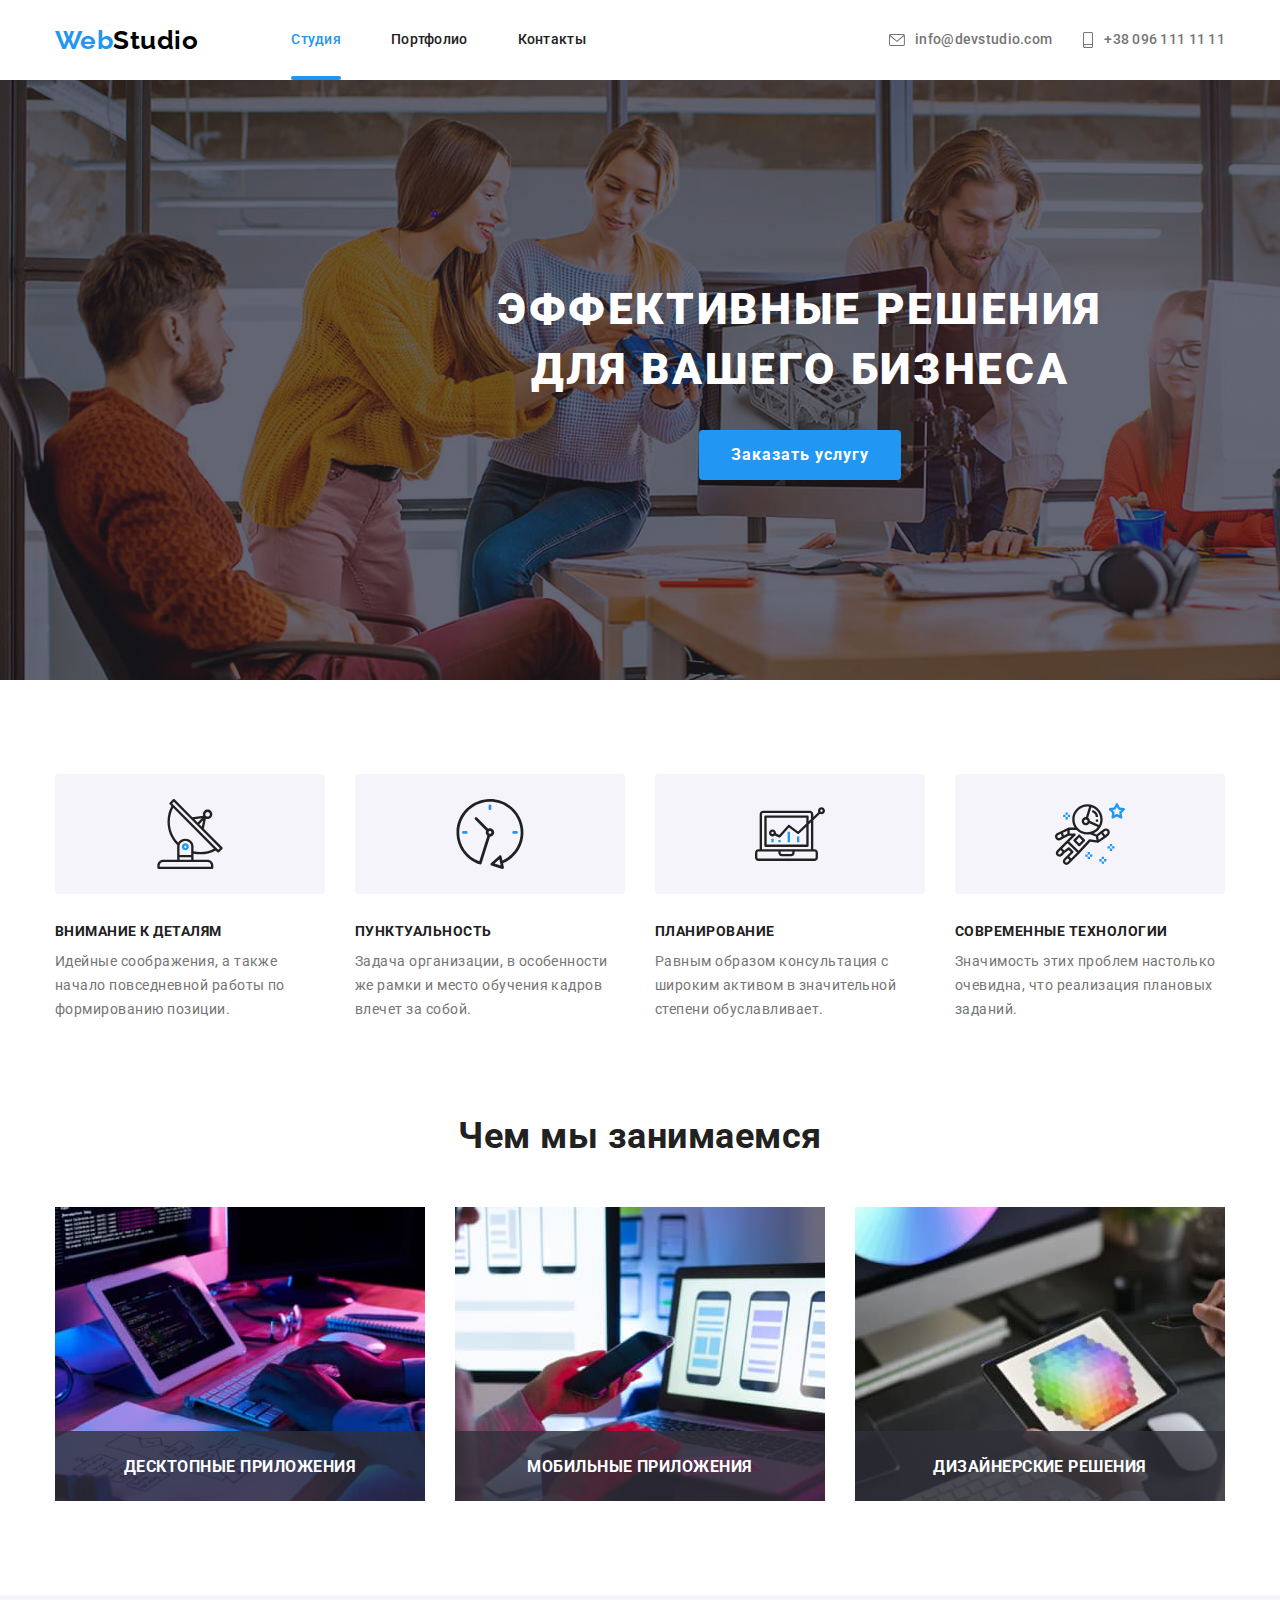
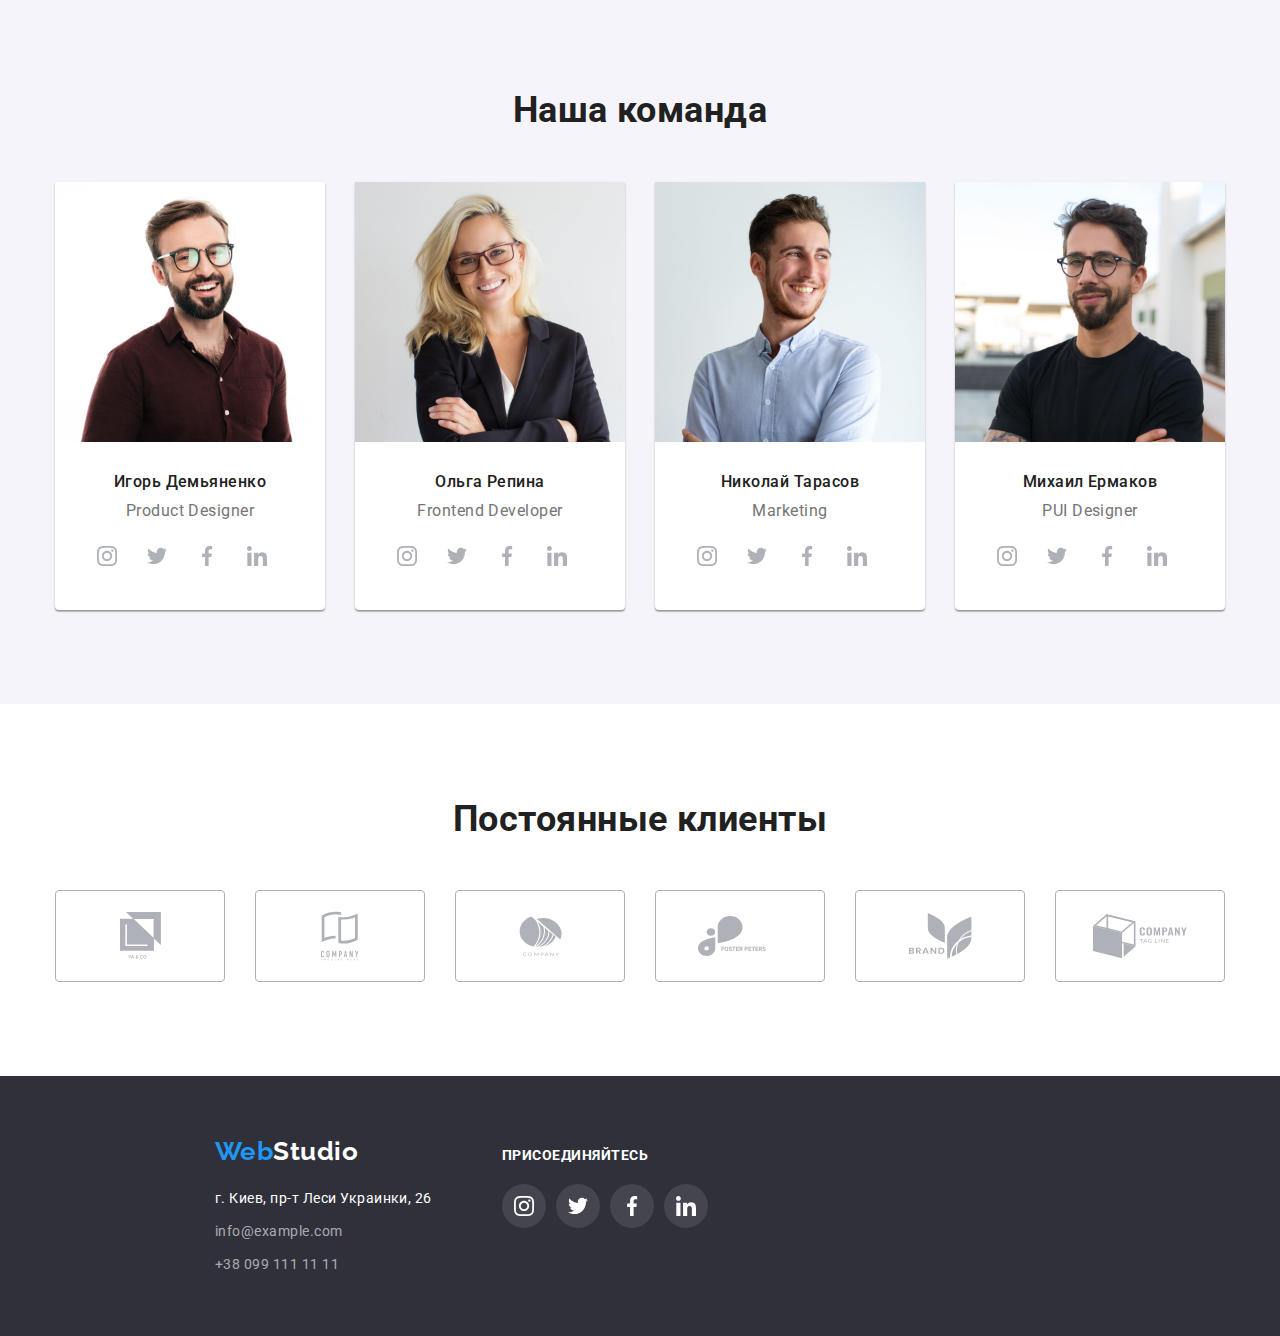
<file: index.html>
<!DOCTYPE html>
<html lang="ru">
    <head>
        <meta charset="UTF-8" />
        <meta http-equiv="X-UA-Compatible" content="IE=edge" />
        <meta name="viewport" content="width=device-width, initial-scale=1.0" />
        <title>WebStudio</title>
        <link rel="preconnect" href="https://fonts.googleapis.com" />
        <link rel="preconnect" href="https://fonts.gstatic.com" crossorigin />
        <link
            rel="stylesheet"
            href="https://cdnjs.cloudflare.com/ajax/libs/modern-normalize/1.1.0/modern-normalize.min.css"
        />
        <link
            href="https://fonts.googleapis.com/css2?family=Raleway:wght@700&family=Roboto:wght@400;500;700;900&display=swap"
            rel="stylesheet"
        />
        <link rel="stylesheet" href="./css/style.css" />
    </head>
    <body>
        <!-------HEADER-------- -->
        <header class="main">
            <div class="container">
                <a href="./index.html" class="logo"
                    >Web<span class="logo-studio">Studio</span></a
                >
                <nav>
                    <ul class="site-nav">
                        <li>
                            <a href="./index.html" class="current">Студия</a>
                        </li>
                        <li class="nav-link">
                            <a href="./portfolio.html" class="nav-link"
                                >Портфолио</a
                            >
                        </li>
                        <li class="nav-link">
                            <a href="#" class="nav-link">Контакты</a>
                        </li>
                    </ul>
                </nav>
                <ul class="auth-nav">
                    <li class="list">
                        <a class="tmp nav-link" href="#">
                            <svg class="nav-icon envelope">
                                <use
                                    href="./images/symbol-defs.svg#envelope"
                                ></use>
                            </svg>
                            info@devstudio.com
                        </a>
                    </li>
                    <li class="list">
                        <a href="#"
                            ><svg class="nav-icon phone">
                                <use
                                    href="./images/symbol-defs.svg#phone"
                                ></use>
                            </svg>
                            +38 096 111 11 11</a
                        >
                    </li>
                </ul>
            </div>
        </header>
        <main>
            <!------HERO-------->
            <section>
                <div class="hero">
                    <h1 class="hero-title">
                        Эффективные решения <br />
                        для вашего бизнеса
                    </h1>
                    <div>
                        <button
                            type="button"
                            class="button primary"
                            data-modal-open
                        >
                            Заказать услугу
                        </button>
                    </div>
                </div>
            </section>
            <!------FEATURES-------->
            <section class="section">
                <div class="container feature-box">
                    <h2 class="section-title">Особенности</h2>
                    <ul class="feature-list">
                        <li>
                            <div class="item">
                                <div class="border">
                                    <svg class="feature-icon">
                                        <use
                                            href="./images/symbol-defs.svg#antenna"
                                        ></use>
                                    </svg>
                                </div>
                                <h3 class="title">Внимание к деталям</h3>
                                <p>
                                    Идейные соображения, а также начало
                                    повседневной работы по формированию позиции.
                                </p>
                            </div>
                        </li>
                        <li>
                            <div class="item">
                                <div class="border">
                                    <svg class="feature-icon">
                                        <use
                                            href="./images/symbol-defs.svg#clock"
                                        ></use>
                                    </svg>
                                </div>
                                <h3 class="title">Пунктуальность</h3>
                                <p>
                                    Задача организации, в особенности же рамки и
                                    место обучения кадров влечет за собой.
                                </p>
                            </div>
                        </li>
                        <li>
                            <div class="item">
                                <div class="border">
                                    <svg class="feature-icon">
                                        <use
                                            href="./images/symbol-defs.svg#diagram"
                                        ></use>
                                    </svg>
                                </div>
                                <h3 class="title">Планирование</h3>
                                <p>
                                    Равным образом консультация с широким
                                    активом в значительной степени
                                    обуславливает.
                                </p>
                            </div>
                        </li>
                        <li>
                            <div class="item">
                                <div class="border">
                                    <svg class="feature-icon">
                                        <use
                                            href="./images/symbol-defs.svg#astronaut"
                                        ></use>
                                    </svg>
                                </div>
                                <h3 class="title">Современные технологии</h3>
                                <p>
                                    Значимость этих проблем настолько очевидна,
                                    что реализация плановых заданий.
                                </p>
                            </div>
                        </li>
                    </ul>
                </div>
            </section>
            <!---------DEALS---------->
            <section class="section">
                <div class="container deals-box">
                    <h2 class="section-title">Чем мы занимаемся</h2>
                    <ul class="deals">
                        <li class="deals-item">
                            <a href="#"
                                ><img
                                    src="./images/deals_1.jpg"
                                    alt="Десктопные приложения"
                                    width="370"
                            /></a>
                            <p class="deals-label">Десктопные приложения</p>
                        </li>
                        <li class="deals-item">
                            <a href="#"
                                ><img
                                    src="./images/deals_2.jpg"
                                    alt="Мобильные приложения"
                                    width="370"
                            /></a>
                            <p class="deals-label">Мобильные приложения</p>
                        </li>
                        <li class="deals-item">
                            <a href="#"
                                ><img
                                    src="./images/deals_3.jpg"
                                    alt="Дизайнерские решения"
                                    width="370"
                            /></a>
                            <p class="deals-label">Дизайнерские решения</p>
                        </li>
                    </ul>
                </div>
            </section>
            <!--------STAFF----------->
            <section class="section staff">
                <div class="container">
                    <h2 class="section-title">Наша команда</h2>
                    <ul class="staff-list">
                        <li class="person">
                            <div class="item">
                                <img
                                    src="./images/igor.jpg"
                                    alt="Игорь Демьяненко"
                                    width="270"
                                />
                                <div class="position">
                                    <h3 class="title">Игорь Демьяненко</h3>
                                    <p>Product Designer</p>
                                    <ul class="form">
                                        <li class="position-item">
                                            <a
                                                href="http://"
                                                class="position-link"
                                            >
                                                <svg width="20px" height="20px">
                                                    <use
                                                        href="./images/symbol-defs.svg#instagram"
                                                    ></use></svg
                                            ></a>
                                        </li>
                                        <li class="position-item">
                                            <a
                                                href="http://"
                                                class="position-link"
                                            >
                                                <svg width="20px" height="20px">
                                                    <use
                                                        href="./images/symbol-defs.svg#twitter"
                                                    ></use></svg
                                            ></a>
                                        </li>
                                        <li class="position-item">
                                            <a
                                                href="http://"
                                                class="position-link"
                                            >
                                                <svg width="20px" height="20px">
                                                    <use
                                                        href="./images/symbol-defs.svg#facebook"
                                                    ></use></svg
                                            ></a>
                                        </li>
                                        <li class="position-item">
                                            <a
                                                href="http://"
                                                class="position-link"
                                            >
                                                <svg width="20px" height="20px">
                                                    <use
                                                        href="./images/symbol-defs.svg#linkedin"
                                                    ></use></svg
                                            ></a>
                                        </li>
                                    </ul>
                                </div>
                            </div>
                        </li>
                        <li class="person">
                            <div class="item">
                                <img
                                    src="./images/olga.jpg"
                                    alt="Ольга Репина"
                                    width="270"
                                />
                                <div class="position">
                                    <h3 class="title">Ольга Репина</h3>
                                    <p>Frontend Developer</p>
                                    <ul class="form">
                                        <li class="position-item">
                                            <a
                                                href="http://"
                                                class="position-link"
                                            >
                                                <svg width="20px" height="20px">
                                                    <use
                                                        href="./images/symbol-defs.svg#instagram"
                                                    ></use></svg
                                            ></a>
                                        </li>
                                        <li class="position-item">
                                            <a
                                                href="http://"
                                                class="position-link"
                                            >
                                                <svg width="20px" height="20px">
                                                    <use
                                                        href="./images/symbol-defs.svg#twitter"
                                                    ></use></svg
                                            ></a>
                                        </li>
                                        <li class="position-item">
                                            <a
                                                href="http://"
                                                class="position-link"
                                            >
                                                <svg width="20px" height="20px">
                                                    <use
                                                        href="./images/symbol-defs.svg#facebook"
                                                    ></use></svg
                                            ></a>
                                        </li>
                                        <li class="position-item">
                                            <a
                                                href="http://"
                                                class="position-link"
                                            >
                                                <svg width="20px" height="20px">
                                                    <use
                                                        href="./images/symbol-defs.svg#linkedin"
                                                    ></use></svg
                                            ></a>
                                        </li>
                                    </ul>
                                </div>
                            </div>
                        </li>
                        <li class="person">
                            <div class="item">
                                <img
                                    src="./images/nikolai.jpg"
                                    alt="Николай Тарасов"
                                    width="270"
                                />
                                <div class="position">
                                    <h3 class="title">Николай Тарасов</h3>
                                    <p>Marketing</p>
                                    <ul class="form">
                                        <li class="position-item">
                                            <a
                                                href="http://"
                                                class="position-link"
                                            >
                                                <svg width="20px" height="20px">
                                                    <use
                                                        href="./images/symbol-defs.svg#instagram"
                                                    ></use></svg
                                            ></a>
                                        </li>
                                        <li class="position-item">
                                            <a
                                                href="http://"
                                                class="position-link"
                                            >
                                                <svg width="20px" height="20px">
                                                    <use
                                                        href="./images/symbol-defs.svg#twitter"
                                                    ></use></svg
                                            ></a>
                                        </li>
                                        <li class="position-item">
                                            <a
                                                href="http://"
                                                class="position-link"
                                            >
                                                <svg width="20px" height="20px">
                                                    <use
                                                        href="./images/symbol-defs.svg#facebook"
                                                    ></use></svg
                                            ></a>
                                        </li>
                                        <li class="position-item">
                                            <a
                                                href="http://"
                                                class="position-link"
                                            >
                                                <svg width="20px" height="20px">
                                                    <use
                                                        href="./images/symbol-defs.svg#linkedin"
                                                    ></use></svg
                                            ></a>
                                        </li>
                                    </ul>
                                </div>
                            </div>
                        </li>
                        <li class="person">
                            <div class="item">
                                <img
                                    src="./images/mikhail.jpg"
                                    alt="Михаил Ермаков"
                                    width="270"
                                />
                                <div class="position">
                                    <h3 class="title">Михаил Ермаков</h3>
                                    <p>PUI Designer</p>
                                    <ul class="form">
                                        <li class="position-item">
                                            <a
                                                href="http://"
                                                class="position-link"
                                            >
                                                <svg width="20px" height="20px">
                                                    <use
                                                        href="./images/symbol-defs.svg#instagram"
                                                    ></use></svg
                                            ></a>
                                        </li>
                                        <li class="position-item">
                                            <a
                                                href="http://"
                                                class="position-link"
                                            >
                                                <svg width="20px" height="20px">
                                                    <use
                                                        href="./images/symbol-defs.svg#twitter"
                                                    ></use></svg
                                            ></a>
                                        </li>
                                        <li class="position-item">
                                            <a
                                                href="http://"
                                                class="position-link"
                                            >
                                                <svg width="20px" height="20px">
                                                    <use
                                                        href="./images/symbol-defs.svg#facebook"
                                                    ></use></svg
                                            ></a>
                                        </li>
                                        <li class="position-item">
                                            <a
                                                href="http://"
                                                class="position-link"
                                            >
                                                <svg width="20px" height="20px">
                                                    <use
                                                        href="./images/symbol-defs.svg#linkedin"
                                                    ></use></svg
                                            ></a>
                                        </li>
                                    </ul>
                                </div>
                            </div>
                        </li>
                    </ul>
                </div>
            </section>
            <!--------- ПОСТОЯННЫЕ КЛИЕНТЫ -------->
            <section class="section clients">
                <div class="container">
                    <h2 class="section-title">Постоянные клиенты</h2>
                    <ul class="clients-list">
                        <li class="clients-item">
                            <a href="" class="clients-link">
                                <svg width="41px" height="47px">
                                    <use
                                    href="./images/symbol-defs.svg#client-1"
                                </svg></a
                            >
                        </li>
                        <li class="clients-item">
                            <a href="" class="clients-link">
                                <svg width="38px" height="92px">
                                    <use
                                    href="./images/symbol-defs.svg#client-2"
                                </svg></a
                            >
                        </li>
                        <li class="clients-item">
                            <a href="" class="clients-link">
                                <svg width="43px" height="92px">
                                    <use
                                    href="./images/symbol-defs.svg#client-3"
                                </svg></a
                            >
                        </li>
                        <li class="clients-item">
                            <a href="" class="clients-link">
                                <svg width="84px" height="92px">
                                    <use
                                    href="./images/symbol-defs.svg#client-4"
                                </svg></a
                            >
                        </li>
                        <li class="clients-item">
                            <a href="" class="clients-link">
                                <svg width="63px" height="92px">
                                    <use
                                    href="./images/symbol-defs.svg#client-5"
                                </svg></a
                            >
                        </li>
                        <li class="clients-item">
                            <a href="" class="clients-link">
                                <svg width="94px" height="92px">
                                    <use
                                    href="./images/symbol-defs.svg#client-6"
                                </svg></a
                            >
                        </li>
                    </ul>
                </div>
            </section>
        </main>
        <!---------FOOTER-------->
        <footer>
            <div class="container-footer">
                <a href="./index.html" class="logo"
                    >Web<span class="logo-studio">Studio</span></a
                >
                <address>
                    <ul class="contact-list">
                        <li class="contact-item">
                            г. Киев, пр-т Леси Украинки, 26
                        </li>
                        <li class="contact-item">
                            <a href="#">info@example.com</a>
                        </li>
                        <li class="contact-item">
                            <a href="#">+38 099 111 11 11</a>
                        </li>
                    </ul>
                </address>
            </div>
            <div class="join">
                <p>Присоединяйтесь</p>
                <ul class="join-list">
                    <li class="join-item">
                        <a href="http://" class="join-link">
                            <svg width="20px" height="20px">
                                <use
                                    href="./images/symbol-defs.svg#instagram"
                                ></use></svg
                        ></a>
                    </li>
                    <li class="join-item">
                        <a href="http://" class="join-link">
                            <svg width="20px" height="20px">
                                <use
                                    href="./images/symbol-defs.svg#twitter"
                                ></use></svg
                        ></a>
                    </li>
                    <li class="join-item">
                        <a href="http://" class="join-link">
                            <svg width="20px" height="20px">
                                <use
                                    href="./images/symbol-defs.svg#facebook"
                                ></use></svg
                        ></a>
                    </li>
                    <li class="join-item">
                        <a href="http://" class="join-link">
                            <svg width="20px" height="20px">
                                <use
                                    href="./images/symbol-defs.svg#linkedin"
                                ></use></svg
                        ></a>
                    </li>
                </ul>
            </div>
        </footer>
        <!---------BACKDROP------- -->
        <div class="backdrop is-hidden" data-modal>
            <div class="modal-order">
                <button type="button" class="button-close" data-modal-close>
                    <svg class="pic-close" height="11px" width="11px">
                        <use href="./images/symbol-defs.svg#close"
                    </svg>
                </button>
            </div>
        </div>
        <script src="./js/modal.js"></script>
    </body>
</html>
</file>
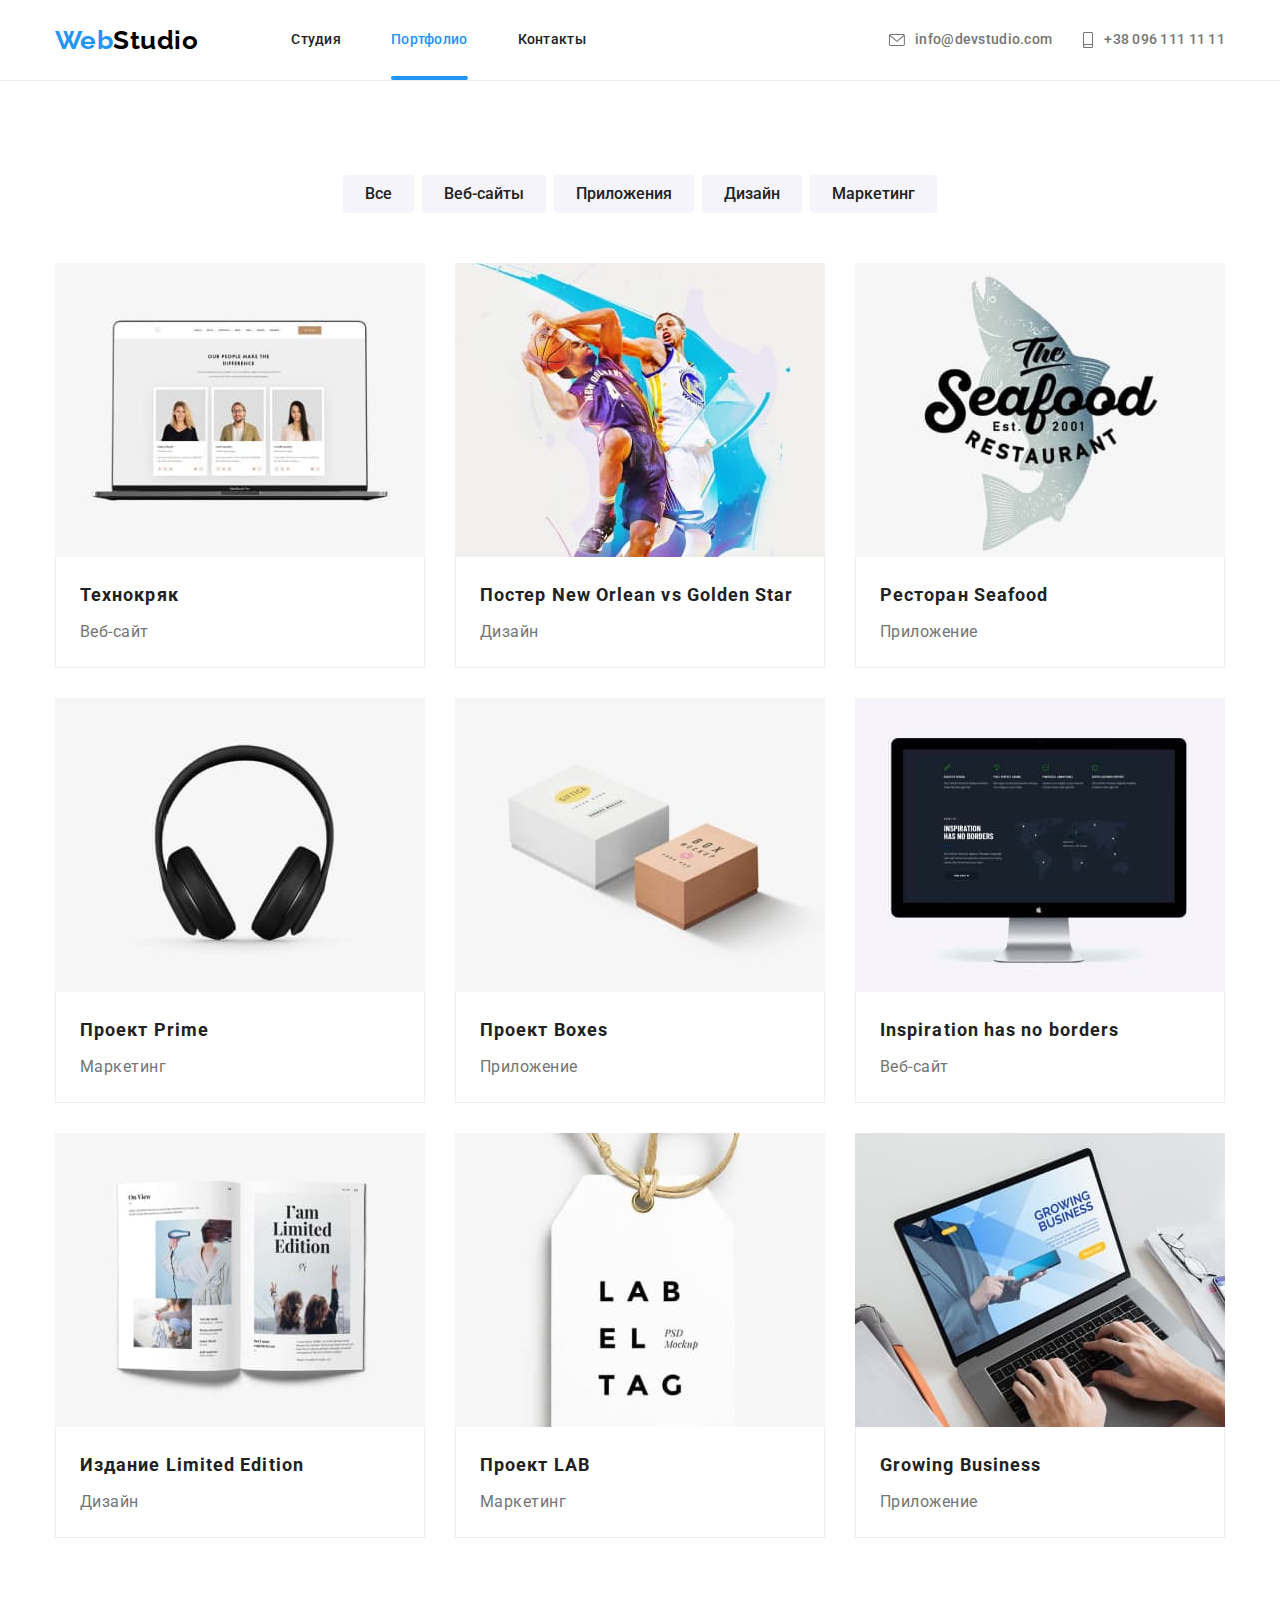
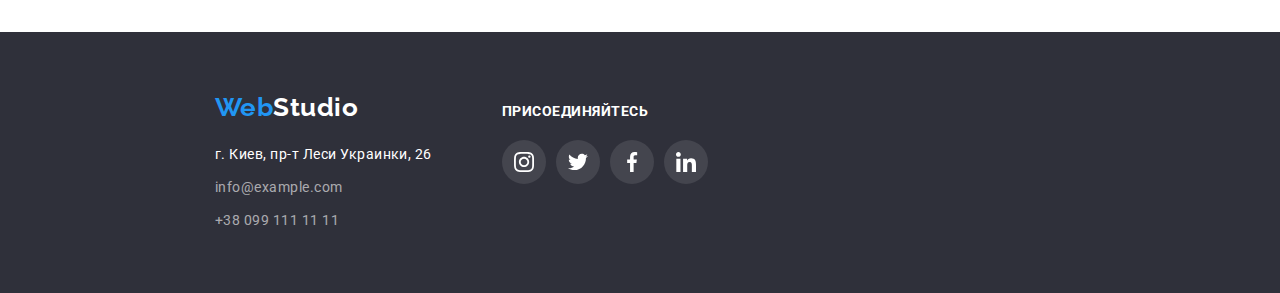
<file: portfolio.html>
<!DOCTYPE html>
<html lang="ru">
    <head>
        <meta charset="UTF-8" />
        <meta http-equiv="X-UA-Compatible" content="IE=edge" />
        <meta name="viewport" content="width=device-width, initial-scale=1.0" />
        <title>WebStudio</title>
        <link rel="preconnect" href="https://fonts.googleapis.com" />
        <link rel="preconnect" href="https://fonts.gstatic.com" crossorigin />
        <link
            rel="stylesheet"
            href="https://cdnjs.cloudflare.com/ajax/libs/modern-normalize/1.1.0/modern-normalize.min.css"
        />
        <link
            href="https://fonts.googleapis.com/css2?family=Raleway:wght@700&family=Roboto:wght@400;500;700;900&display=swap"
            rel="stylesheet"
        />
        <link rel="stylesheet" href="./css/style.css" />
    </head>

    <body>
        <!-------HEADER---------->
        <header>
            <div class="container">
                <a href="./index.html" class="logo"
                    >Web<span class="logo-studio">Studio</span></a
                >
                <nav>
                    <ul class="site-nav">
                        <li class="nav-link">
                            <a href="./index.html" class="nav-link">Студия</a>
                        </li>
                        <li class="nav-current">
                            <a href="./portfolio.html" class="current"
                                >Портфолио</a
                            >
                        </li>
                        <li class="nav-link">
                            <a href="#" class="nav-link">Контакты</a>
                        </li>
                    </ul>
                </nav>
                <ul class="auth-nav">
                    <li class="list">
                        <a class="tmp" href="#">
                            <svg class="nav-icon envelope">
                                <use
                                    href="./images/symbol-defs.svg#envelope"
                                ></use>
                            </svg>
                            info@devstudio.com
                        </a>
                    </li>
                    <li class="list">
                        <a href="#"
                            ><svg class="nav-icon phone">
                                <use
                                    href="./images/symbol-defs.svg#phone"
                                ></use></svg
                            >+38 096 111 11 11</a
                        >
                    </li>
                </ul>
            </div>
        </header>
        <main>
            <!------PRODUCT LIST-------->
            <section>
                <div class="container example-box">
                    <h1 class="portfolio">Портфолио</h1>
                    <h2 class="portfolio">Примеры работ</h2>
                    <ul class="example-filter">
                        <li>
                            <button type="button" class="button secondary">
                                Все
                            </button>
                        </li>
                        <li>
                            <button type="button" class="button secondary">
                                Веб-сайты
                            </button>
                        </li>
                        <li>
                            <button type="button" class="button secondary">
                                Приложения
                            </button>
                        </li>
                        <li>
                            <button type="button" class="button secondary">
                                Дизайн
                            </button>
                        </li>
                        <li>
                            <button type="button" class="button secondary">
                                Маркетинг
                            </button>
                        </li>
                    </ul>
                    <ul class="example-list">
                        <li class="example-block">
                            <a href class="example-item">
                                <div class="image">
                                    <img
                                        src="./images/tehnokryak.jpg"
                                        alt="Технокряк"
                                        width="370"
                                        height="294"
                                    />
                                    <div>
                                        <p class="example-label">
                                            Ресурс предлагает комплексные
                                            предложения с разным уровнем
                                            функционала и сервисов. Все это
                                            позволит посетителю получить
                                            исчерпывающие сведения о компании
                                            или частном лице.
                                        </p>
                                    </div>
                                </div>
                                <div class="description">
                                    <h3 class="example-title">Технокряк</h3>
                                    <p class="example-type">Веб-сайт</p>
                                </div>
                            </a>
                        </li>
                        <li class="example-block">
                            <a href class="example-item">
                                <div class="image">
                                    <img
                                        src="./images/poster.jpg"
                                        alt="Постер New Orlean vs Golden Star"
                                        width="370"
                                    />
                                    <div>
                                        <p class="example-label">
                                            Ресурс предлагает комплексные
                                            предложения с разным уровнем
                                            функционала и сервисов. Все это
                                            позволит посетителю получить
                                            исчерпывающие сведения о компании
                                            или частном лице.
                                        </p>
                                    </div>
                                </div>
                                <div class="description">
                                    <h3 class="example-title">
                                        Постер New Orlean vs Golden Star
                                    </h3>
                                    <p class="example-type">Дизайн</p>
                                </div>
                            </a>
                        </li>
                        <li class="example-block">
                            <a href class="example-item">
                                <div class="image">
                                    <img
                                        src="./images/seafood.jpg"
                                        alt="Ресторан Seafood"
                                        width="370"
                                    />
                                    <div>
                                        <p class="example-label">
                                            Ресурс предлагает комплексные
                                            предложения с разным уровнем
                                            функционала и сервисов. Все это
                                            позволит посетителю получить
                                            исчерпывающие сведения о компании
                                            или частном лице.
                                        </p>
                                    </div>
                                </div>
                                <div class="description">
                                    <h3 class="example-title">
                                        Ресторан Seafood
                                    </h3>
                                    <p class="example-type">Приложение</p>
                                </div></a
                            >
                        </li>
                        <li class="example-block">
                            <a href class="example-item">
                                <div class="image">
                                    <img
                                        src="./images/prime.jpg"
                                        alt="Проект Prime"
                                        width="370"
                                    />
                                    <div>
                                        <p class="example-label">
                                            Ресурс предлагает комплексные
                                            предложения с разным уровнем
                                            функционала и сервисов. Все это
                                            позволит посетителю получить
                                            исчерпывающие сведения о компании
                                            или частном лице.
                                        </p>
                                    </div>
                                </div>
                                <div class="description">
                                    <h3 class="example-title">Проект Prime</h3>
                                    <p class="example-type">Маркетинг</p>
                                </div></a
                            >
                        </li>
                        <li class="example-block">
                            <a href class="example-item">
                                <div class="image">
                                    <img
                                        src="./images/boxes.jpg"
                                        alt="Проект Boxes"
                                        width="370"
                                    />
                                    <div>
                                        <p class="example-label">
                                            Ресурс предлагает комплексные
                                            предложения с разным уровнем
                                            функционала и сервисов. Все это
                                            позволит посетителю получить
                                            исчерпывающие сведения о компании
                                            или частном лице.
                                        </p>
                                    </div>
                                </div>
                                <div class="description">
                                    <h3 class="example-title">Проект Boxes</h3>
                                    <p class="example-type">Приложение</p>
                                </div></a
                            >
                        </li>
                        <li class="example-block">
                            <a href class="example-item">
                                <div class="image">
                                    <img
                                        src="./images/inspiration.jpg"
                                        alt="Inspiration has no borders"
                                        width="370"
                                    />
                                    <div>
                                        <p class="example-label">
                                            Ресурс предлагает комплексные
                                            предложения с разным уровнем
                                            функционала и сервисов. Все это
                                            позволит посетителю получить
                                            исчерпывающие сведения о компании
                                            или частном лице.
                                        </p>
                                    </div>
                                </div>
                                <div class="description">
                                    <h3 class="example-title">
                                        Inspiration has no borders
                                    </h3>
                                    <p class="example-type">Веб-сайт</p>
                                </div></a
                            >
                        </li>
                        <li class="example-block">
                            <a href class="example-item">
                                <div class="image">
                                    <img
                                        src="./images/limitededition.jpg"
                                        alt="Издание Limited Edition"
                                        width="370"
                                    />
                                    <div>
                                        <p class="example-label">
                                            Ресурс предлагает комплексные
                                            предложения с разным уровнем
                                            функционала и сервисов. Все это
                                            позволит посетителю получить
                                            исчерпывающие сведения о компании
                                            или частном лице.
                                        </p>
                                    </div>
                                </div>
                                <div class="description">
                                    <h3 class="example-title">
                                        Издание Limited Edition
                                    </h3>
                                    <p class="example-type">Дизайн</p>
                                </div></a
                            >
                        </li>
                        <li class="example-block">
                            <a href class="example-item">
                                <div class="image">
                                    <img
                                        src="./images/lab.jpg"
                                        alt="Проект LAB"
                                        width="370"
                                    />
                                    <div>
                                        <p class="example-label">
                                            Ресурс предлагает комплексные
                                            предложения с разным уровнем
                                            функционала и сервисов. Все это
                                            позволит посетителю получить
                                            исчерпывающие сведения о компании
                                            или частном лице.
                                        </p>
                                    </div>
                                </div>
                                <div class="description">
                                    <h3 class="example-title">Проект LAB</h3>
                                    <p class="example-type">Маркетинг</p>
                                </div></a
                            >
                        </li>
                        <li class="example-block">
                            <a href class="example-item">
                                <div class="image">
                                    <img
                                        src="./images/growing.jpg"
                                        alt="Growing Business"
                                        width="370"
                                    />
                                    <div>
                                        <p class="example-label">
                                            Ресурс предлагает комплексные
                                            предложения с разным уровнем
                                            функционала и сервисов. Все это
                                            позволит посетителю получить
                                            исчерпывающие сведения о компании
                                            или частном лице.
                                        </p>
                                    </div>
                                </div>
                                <div class="description">
                                    <h3 class="example-title">
                                        Growing Business
                                    </h3>
                                    <p class="example-type">Приложение</p>
                                </div></a
                            >
                        </li>
                    </ul>
                </div>
            </section>
        </main>
        <!------FOOTER-------->
        <footer>
            <div class="container-footer">
                <a href="./index.html" class="logo"
                    >Web<span class="logo-studio">Studio</span></a
                >
                <address>
                    <ul class="contact-list">
                        <li class="contact-item">
                            г. Киев, пр-т Леси Украинки, 26
                        </li>
                        <li class="contact-item">
                            <a href="#">info@example.com</a>
                        </li>
                        <li class="contact-item">
                            <a href="#">+38 099 111 11 11</a>
                        </li>
                    </ul>
                </address>
            </div>
            <div class="join">
                <p>Присоединяйтесь</p>
                <ul class="join-list">
                    <li class="join-item">
                        <a href="http://" class="join-link">
                            <svg width="20px" height="20px">
                                <use
                                    href="./images/symbol-defs.svg#instagram"
                                ></use></svg
                        ></a>
                    </li>
                    <li class="join-item">
                        <a href="http://" class="join-link">
                            <svg width="20px" height="20px">
                                <use
                                    href="./images/symbol-defs.svg#twitter"
                                ></use></svg
                        ></a>
                    </li>
                    <li class="join-item">
                        <a href="http://" class="join-link">
                            <svg width="20px" height="20px">
                                <use
                                    href="./images/symbol-defs.svg#facebook"
                                ></use></svg
                        ></a>
                    </li>
                    <li class="join-item">
                        <a href="http://" class="join-link">
                            <svg width="20px" height="20px">
                                <use
                                    href="./images/symbol-defs.svg#linkedin"
                                ></use></svg
                        ></a>
                    </li>
                </ul>
            </div>
        </footer>
    </body>
</html>
</file>
<file: css/style.css>
:root {
    --primary-background-color: #ffffff;
    --secondary-background-color: #f5f4fa;
    --footer-background-color: #2f303a;
    --primary-text-color: #757575;
    --title-text-color: #212121;
    --accent-color: #2196f3;
    --hero-background-color: #c4c4c4;
    --icon-color: #afb1b8;
    --transition-timing-function: cubic-bezier(0.4, 0, 0.2, 1);
}
/* white color #FFFFFF */
/* black color #000000 */
/* adress color rgba(255, 255, 255, 0.6) */

img {
    display: block;
}
body {
    margin: 0;
}
h1,
h2,
h3,
h4,
ul,
li,
p {
    margin: 0;
    padding: 0;
}

ul {
    list-style-type: none;
}
button {
    cursor: pointer;
}
a {
    text-decoration: none;
}

body {
    background-color: var(--primary-background-color);
    color: var(--primary-text-color);
    font-family: Roboto;
    letter-spacing: 0.03em;
}
.container {
    margin-left: auto;
    margin-right: auto;
    padding-right: 15px;
    padding-left: 15px;

    width: 1200px;
    /* outline: 1px dashed green; */
}
/* -------HEADER---------- */
header .container {
    display: flex;
    align-items: center;

    /* padding-top: 24px;
    padding-bottom: 24px; */
    height: 80px;
}
header {
    border-bottom: 1px solid #ececec;
}
.main {
    border: none;
}
.logo {
    margin-right: 93px;

    color: var(--accent-color);
    font-family: Raleway;
    font-size: 26px;
    font-weight: 700;
    line-height: 1.19;
}
.logo-studio {
    color: #000000;
    font-family: Raleway;
    font-weight: 700;
    font-size: 26px;
    line-height: 1.19;
}

.site-nav {
    display: flex;
}
.site-nav li:not(:last-child) {
    margin-right: 50px;
}

.site-nav a {
    display: flex;
    position: relative;

    color: var(--title-text-color);
    font-weight: 500;
    font-size: 14px;
    line-height: 1.14;
    letter-spacing: 0.02em;
    padding-bottom: 32px;
    padding-top: 32px;

    transition-property: color;
    transition-duration: 250ms;
    transition-timing-function: var(--transition-timing-function);
}
.site-nav a:hover,
.site-nav a:focus {
    color: var(--accent-color);
}
.site-nav a.current {
    color: var(--accent-color);
}
.current::after {
    content: '';
    position: absolute;
    display: flex;
    left: 0;
    bottom: 0;

    height: 4px;
    width: 100%;
    border-radius: 4px;
    background-color: var(--accent-color);
}
.nav-link::after {
    content: '';
    position: absolute;
    display: flex;
    left: 0;
    bottom: 0;

    height: 4px;
    width: 100%;
    border-radius: 4px;
    background-color: var(--accent-color);

    opacity: 0;
    transition-property: opacity;
    transition-duration: 250ms;
    transition-timing-function: var(--transition-timing-function);
}
.nav-link:hover .nav-link::after,
.nav-link:focus .nav-link::after {
    opacity: 1;
}

.auth-nav {
    display: flex;
    margin-left: auto;
}
.auth-nav li:not(:last-child) {
    margin-right: 30px;
}
.auth-nav a {
    color: var(--primary-text-colors);
    font-weight: 500;
    font-size: 14px;
    line-height: 1.14;
    letter-spacing: 0.02em;
}
.auth-nav .list a:hover,
.auth-nav .list a:focus {
    color: var(--accent-color);
    fill: var(--accent-color);
}
.auth-nav .list a {
    display: flex;
    align-items: center;

    padding-bottom: 24px;
    padding-top: 24px;
    cursor: pointer;

    color: var(--primary-text-color);
    fill: var(--primary-text-color);

    transition-property: color, fill;
    transition-duration: 250ms;
    transition-timing-function: var(--transition-timing-function);
}
.nav-icon {
    margin-right: 10px;
}
.list .phone {
    width: 12px;
    height: 16px;
}
.list .envelope {
    width: 16px;
    height: 12px;
}

/* ------HERO-------- */

.hero div {
    display: flex;
    justify-content: center;
}
.hero {
    background-color: var(--hero-background-color);
    background-image: linear-gradient(
            rgba(47, 48, 58, 0.4),
            rgba(47, 48, 58, 0.4)
        ),
        url(../images/hero.jpg);
    background-repeat: no-repeat;
    background-size: cover;

    max-width: 1600px;
    width: 1600px;
    height: 600px;
    margin-left: auto;
    margin-right: auto;

    padding: 200px 0;
}
.hero-title {
    color: #ffffff;
    font-weight: 900;
    font-size: 44px;
    line-height: 1.36;
    text-align: center;
    letter-spacing: 0.06em;
    text-transform: uppercase;

    margin-top: 0;
    margin-bottom: 30px;
}
.backdrop {
    position: fixed;

    width: 100%;
    height: 100%;
    top: 0;
    left: 0;

    background-color: rgba(0, 0, 0, 0.2);
    opacity: 1;

    transition-property: opacity;
    transition-duration: 250ms;
    transition-timing-function: var(--transition-timing-function);
}
.backdrop.is-hidden {
    opacity: 0;
    pointer-events: none;
}
.modal-order {
    position: absolute;
    top: 221px;
    left: 50%;
    transform: translate(-50%, 0%);

    width: 528px;
    height: 581px;
    border-radius: 4px;

    box-shadow: 0px 1px 3px rgba(0, 0, 0, 0.12), 0px 1px 1px rgba(0, 0, 0, 0.14),
        0px 2px 1px rgba(0, 0, 0, 0.2);
    background-color: var(--primary-background-color);
}
.button-close {
    position: absolute;
    top: 8px;
    right: 8px;

    width: 30px;
    height: 30px;
    border-radius: 50%;
    border: 1px solid rgba(0, 0, 0, 0.1);
    padding: 0;
    background-color: var(--primary-background-color);
}

/* -------FEATURE LIST-------- */

.section-title {
    color: var(--title-text-color);
    font-weight: 700;
    font-size: 36px;
    line-height: 1.17;
    text-align: center;

    margin-bottom: 50px;
    padding-left: auto;
    padding-right: auto;
}

.feature-list {
    display: flex;
}
.feature-list li:not(:last-child) {
    margin-right: 30px;
}
.feature-box {
    padding-top: 94px;
    padding-bottom: 94px;
}
.feature-box .section-title {
    display: none;
}
.feature-list .item {
    width: 270px;
}

.feature-list .title {
    color: var(--title-text-color);
    font-weight: 700;
    font-size: 14px;
    line-height: 1.14;
    text-transform: uppercase;

    margin-bottom: 10px;
}

.feature-list p {
    font-size: 14px;
    line-height: 1.7;
}
.feature-list .border {
    display: flex;
    width: 270px;
    height: 120px;
    background-color: var(--secondary-background-color);
    border-radius: 4px;
    margin-bottom: 30px;
}
.feature-icon {
    width: 70px;
    margin-left: auto;
    margin-right: auto;
}
/* -------DEALS------------- */
.deals-box {
    padding-bottom: 94px;
}
.deals {
    display: flex;
}
.deals-item:not(:last-child) {
    margin-right: 30px;
}
.deals-item {
    position: relative;
}

.deals-label {
    display: flex;
    justify-content: center;
    position: absolute;
    bottom: 0;
    right: 0;

    background-color: rgba(47, 48, 58, 0.8);
    height: 70px;
    width: 100%;
    text-transform: uppercase;
    font-weight: 700;
    line-height: 1.14;
    color: var(--primary-background-color);
    padding: 27px 0;
}
/* -----------STAFF------------- */
.staff {
    background-color: var(--secondary-background-color);
}
.staff .container {
    padding: 94px 15px;
}
.staff-list .title {
    color: var(--title-text-color);
    font-weight: 500;
    font-size: 16px;
    line-height: 1.19;
    text-align: center;
}
.staff-list p {
    font-size: 16px;
    line-height: 1.19;
    text-align: center;
}
.staff-list {
    display: flex;
}
.staff-list .item {
    background-color: var(--primary-background-color);
    border-radius: 0 0 4px 4px;
    box-shadow: 0px 1px 3px rgba(0, 0, 0, 0.12), 0px 1px 1px rgba(0, 0, 0, 0.14),
        0px 2px 1px rgba(0, 0, 0, 0.2);

    width: 270px;
}
.staff-list .person:not(:last-child) {
    margin-right: 30px;
}
.staff-list .position {
    padding: 30px 32px;
}

.form {
    display: flex;
    width: 206px;
    height: 44px;
    margin-left: auto;
    margin-right: auto;
}
.position-item {
    display: flex;
}
.position-item:not(:last-child) {
    margin-right: 10px;
}
.position-link {
    display: flex;
    align-items: center;
    justify-content: center;

    fill: var(--icon-color);
    width: 40px;
    height: 40px;
    border-radius: 50%;

    transition-property: background-color, fill;
    transition-duration: 250ms;
    transition-timing-function: var(--transition-timing-function);
}

.position-link:hover,
.position-link:focus {
    fill: var(--primary-background-color);
    background-color: var(--accent-color);
}

/* ----------CLIENTS--------------- */

.clients .section-title {
    margin-bottom: 50px;
}
.clients .container {
    padding-top: 94px;
    padding-bottom: 94px;
}
.clients-list {
    display: flex;
}
.clients-item {
    width: 170px;
    height: 92px;
}
.clients-item:not(:last-child) {
    margin-right: 30px;
}
/* tnp */

.clients-link {
    display: flex;
    align-items: center;
    justify-content: center;

    width: 100%;
    height: 100%;
    fill: var(--icon-color);
    border: 1px solid var(--icon-color);
    border-radius: 4px;

    transition-property: fill, border;
    transition-duration: 250ms;
    transition-timing-function: var(--transition-timing-function);
}
.clients-link:hover {
    fill: var(--accent-color);
    border: 1px solid var(--accent-color);
}

/*-------------- FOOTER -------------------*/

.position h3 {
    margin-bottom: 10px;
}
.position p {
    margin-bottom: 16px;
}
footer {
    background-color: var(--footer-background-color);
}
footer .logo-studio {
    color: #ffffff;
}
footer .logo {
    margin-bottom: 20px;
    display: inline-block;
    margin-right: 0;
}
footer .container {
    padding: 60px 15px;
}
.contact-list {
    color: #ffffff;
    font-style: normal;
    font-size: 14px;
    line-height: 1.71;
    cursor: pointer;
}
.contact-list a {
    color: rgba(255, 255, 255, 0.6);

    transition-property: color;
    transition-duration: 250ms;
    transition-timing-function: var(--transition-timing-function);
}
.contact-list li:not(:last-child) {
    margin-bottom: 9px;
}
.contact-item {
    color: var(--primary-background-color);

    transition-property: color;
    transition-duration: 250ms;
    transition-timing-function: var(--transition-timing-function);
}
.contact-item:hover,
.contact-item:focus {
    color: var(--accent-color);
}
.contact-list a:hover,
.contact-list a:focus {
    color: var(--accent-color);
}

footer {
    display: flex;
    justify-content: flex-start;
    width: 1600px;
    margin-left: auto;
    margin-right: auto;
}
.container-footer {
    margin-right: 70px;
    margin-left: 215px;
    padding-top: 60px;
    padding-bottom: 60px;
}
.join {
    padding-top: 72px;
    padding-bottom: 100px;
}
.join p {
    display: flex;
    color: var(--primary-background-color);
    font-weight: 700;
    line-height: 1.14;
    font-size: 14px;
    text-transform: uppercase;
    margin-bottom: 20px;
}
.join-list {
    display: flex;
}
.join-item:not(:last-child) {
    margin-right: 10px;
}

.join-link {
    display: flex;
    align-items: center;
    justify-content: center;

    background-color: rgba(255, 255, 255, 0.1);
    fill: var(--primary-background-color);
    width: 44px;
    height: 44px;
    border-radius: 50%;

    transition-property: background-color;
    transition-duration: 250ms;
    transition-timing-function: var(--transition-timing-function);
}
.join-link:hover,
.join-link:focus {
    background-color: var(--accent-color);
}

/* Buttons */

button {
    font-family: inherit;
}

.button {
    border-radius: 4px;
    border: none;
    cursor: pointer;
}

.button.primary {
    padding: 10px 32px;

    color: var(--primary-background-color);
    background-color: var(--accent-color);
    font-weight: 700;
    font-size: 16px;
    line-height: 1.9;
    letter-spacing: 0.06em;

    transition-property: box-shadow;
    transition-duration: 250ms;
    transition-timing-function: var(--transition-timing-function);
}
.button.primary:hover,
.button.primary:focus {
    box-shadow: 0px 4px 4px rgba(0, 0, 0, 0.15);
}
.button.secondary {
    padding: 6px 22px;

    color: var(--title-text-color);
    background-color: var(--secondary-background-color);
    font-weight: 500;
    font-size: 16px;
    line-height: 1.625;
    text-align: center;

    transition-property: color, background-color, box-shadow;
    transition-duration: 250ms;
    transition-timing-function: var(--transition-timing-function);

    cursor: pointer;
}
.button.secondary:hover,
.button.secondary:focus {
    color: var(--primary-background-color);
    background-color: var(--accent-color);
    box-shadow: 0px 3px 1px rgba(0, 0, 0, 0.1), 0px 1px 2px rgba(0, 0, 0, 0.08),
        0px 2px 2px rgba(0, 0, 0, 0.12);
}

/* ------PORTFOLIO-------- */

.portfolio {
    display: none;
}

.example-box {
    padding: 94px 15px;
}
.example-filter {
    display: flex;
    justify-content: center;
    margin-bottom: 50px;
}
.example-filter :not(:last-child) {
    margin-right: 8px;
}
.example-list {
    display: flex;
    flex-wrap: wrap;
}
.example-block {
    position: relative;

    width: 370px;
    margin-right: 30px;
    margin-bottom: 30px;

    transition-property: box-shadow;
    transition-duration: 250ms;
    transition-timing-function: var(--transition-timing-function);
}
.example-block:nth-last-child(-n + 3) {
    margin-bottom: 0;
}
.example-block:nth-child(3n) {
    margin-right: 0;
}
.example-block:hover,
.example-block:focus {
    box-shadow: 0px 1px 1px rgba(0, 0, 0, 0.12), 0px 4px 4px rgba(0, 0, 0, 0.06),
        1px 4px 6px rgba(0, 0, 0, 0.16);
}
.example-title {
    color: var(--title-text-color);
    font-weight: 700;
    font-size: 18px;
    line-height: 2;
    letter-spacing: 0.06em;
}
.example-type {
    color: var(--primary-text-color);
    font-size: 16px;
    line-height: 1.88;
}

.example-list .description {
    border-left: 0.5px solid #eeeeee;
    border-right: 0.5px solid #eeeeee;
    border-bottom: 0.5px solid #eeeeee;

    padding: 20px 24px;
    justify-content: flex-start;
}
.example-title {
    margin-bottom: 4px;
}

.example-item {
    height: 294px;
    overflow: hidden;
}
.image {
    position: relative;
    overflow: hidden;
}
.example-label {
    position: absolute;
    top: 0;
    right: 0;

    width: 100%;
    height: 294px;
    padding: 63px 24px;
    background-color: rgba(33, 150, 243, 0.9);
    font-size: 18px;
    line-height: 1.55;
    color: var(--primary-background-color);

    transform: translateY(100%);

    transition-property: transform;
    transition-duration: 250ms;
    transition-timing-function: var(--transition-timing-function);
}
.example-block:hover .example-label {
    transform: translateY(0);
}
</file>
